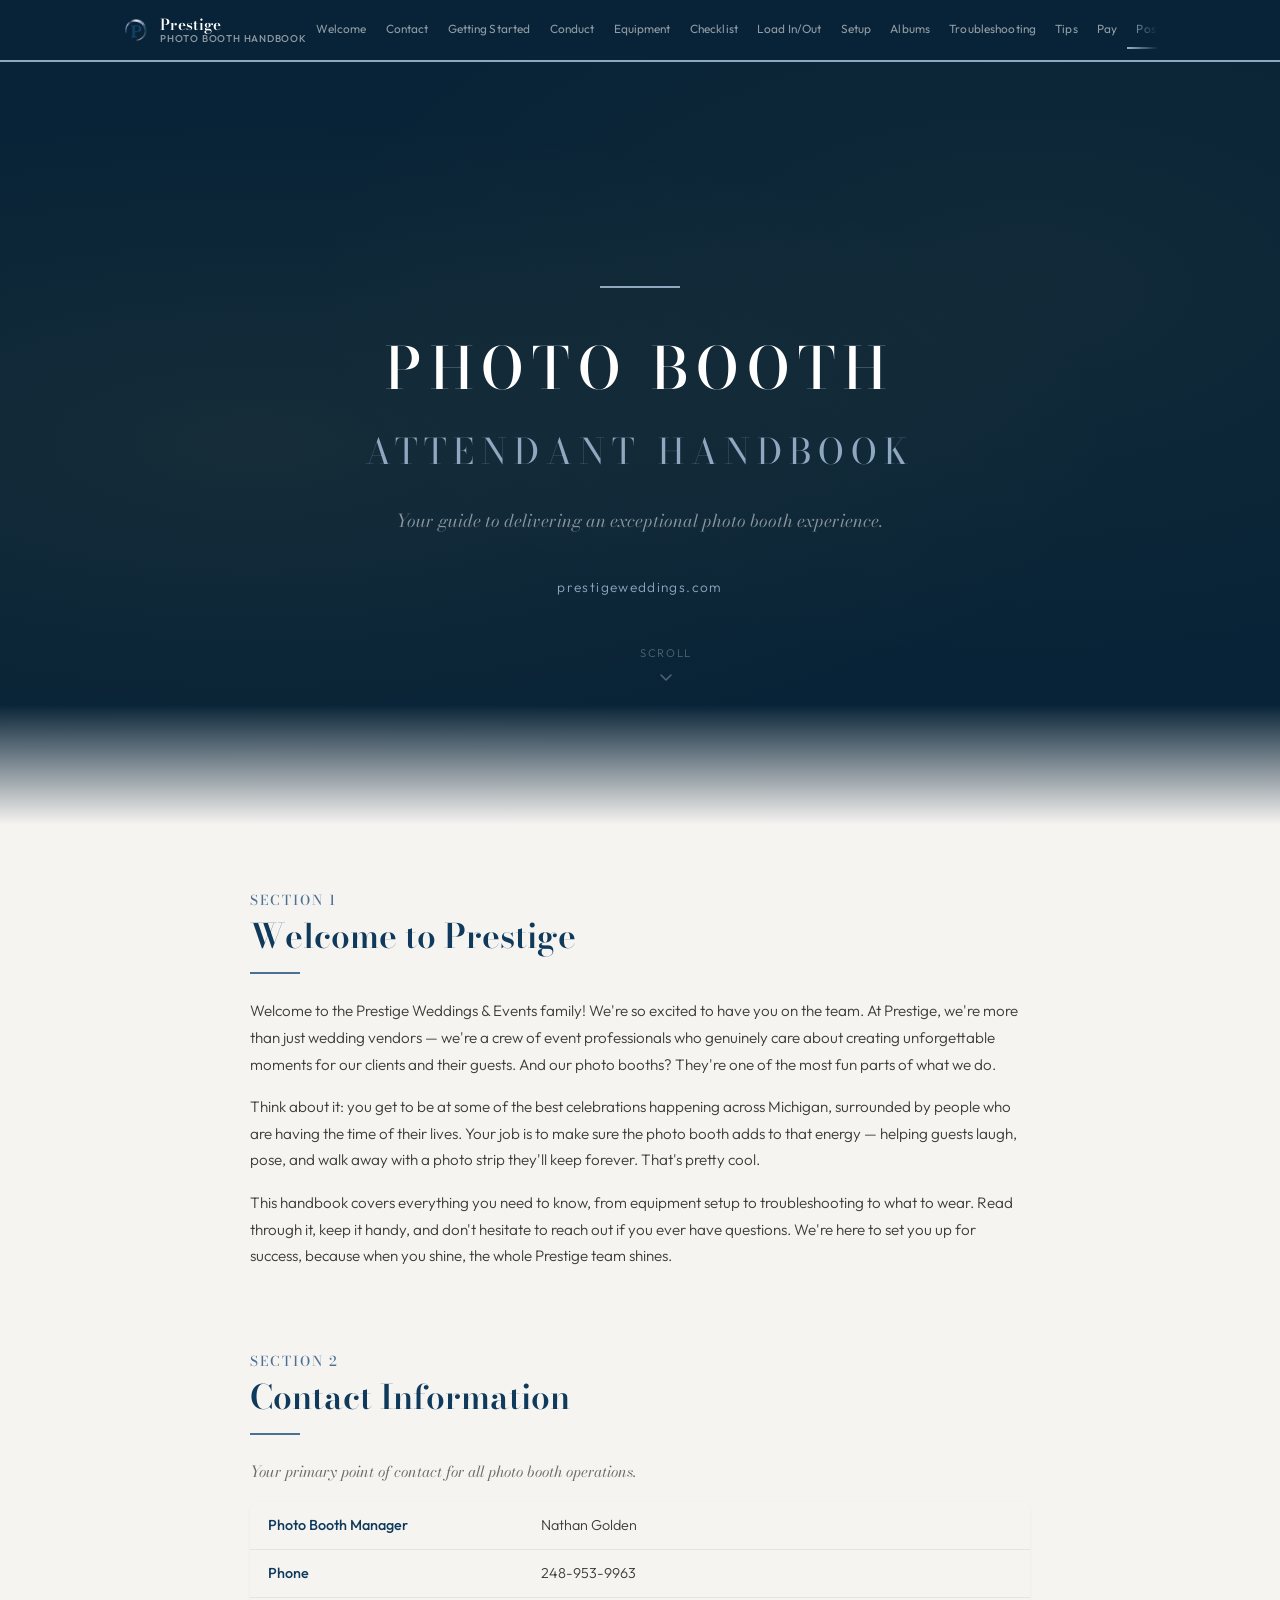
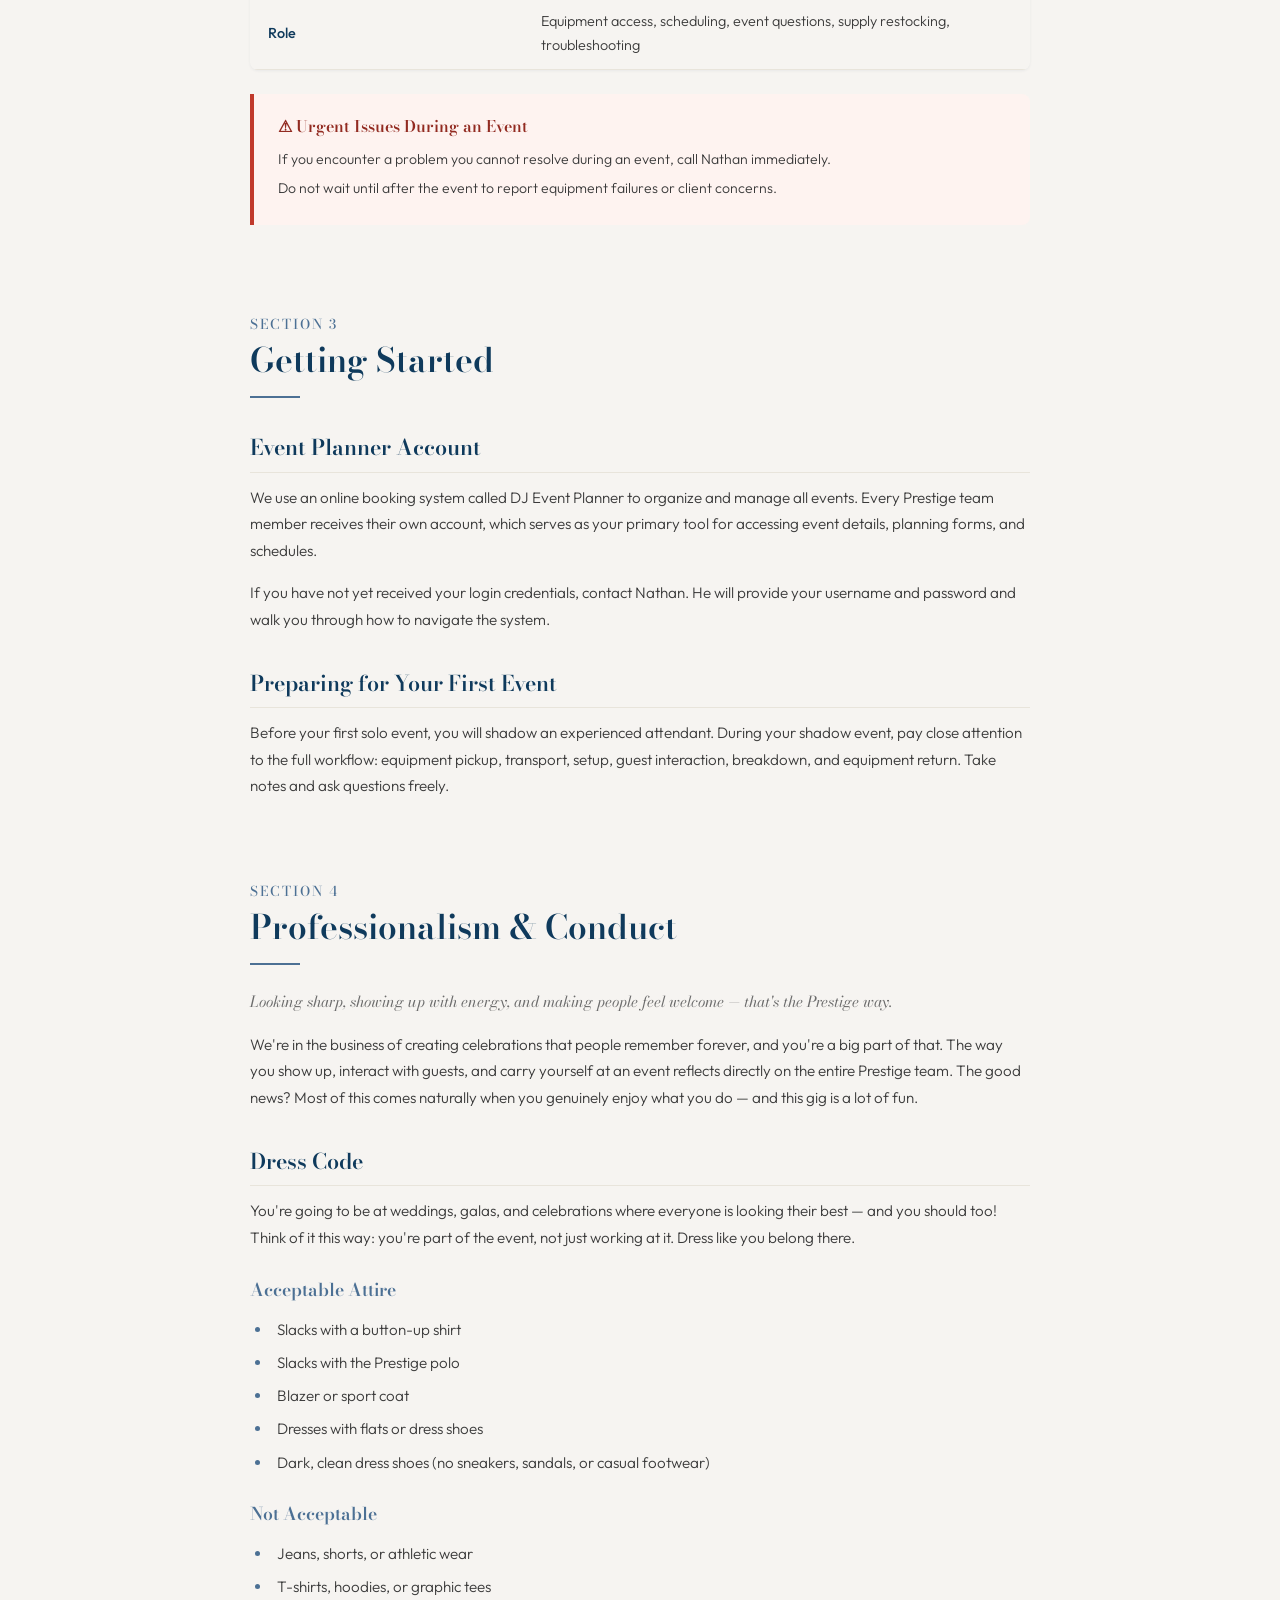
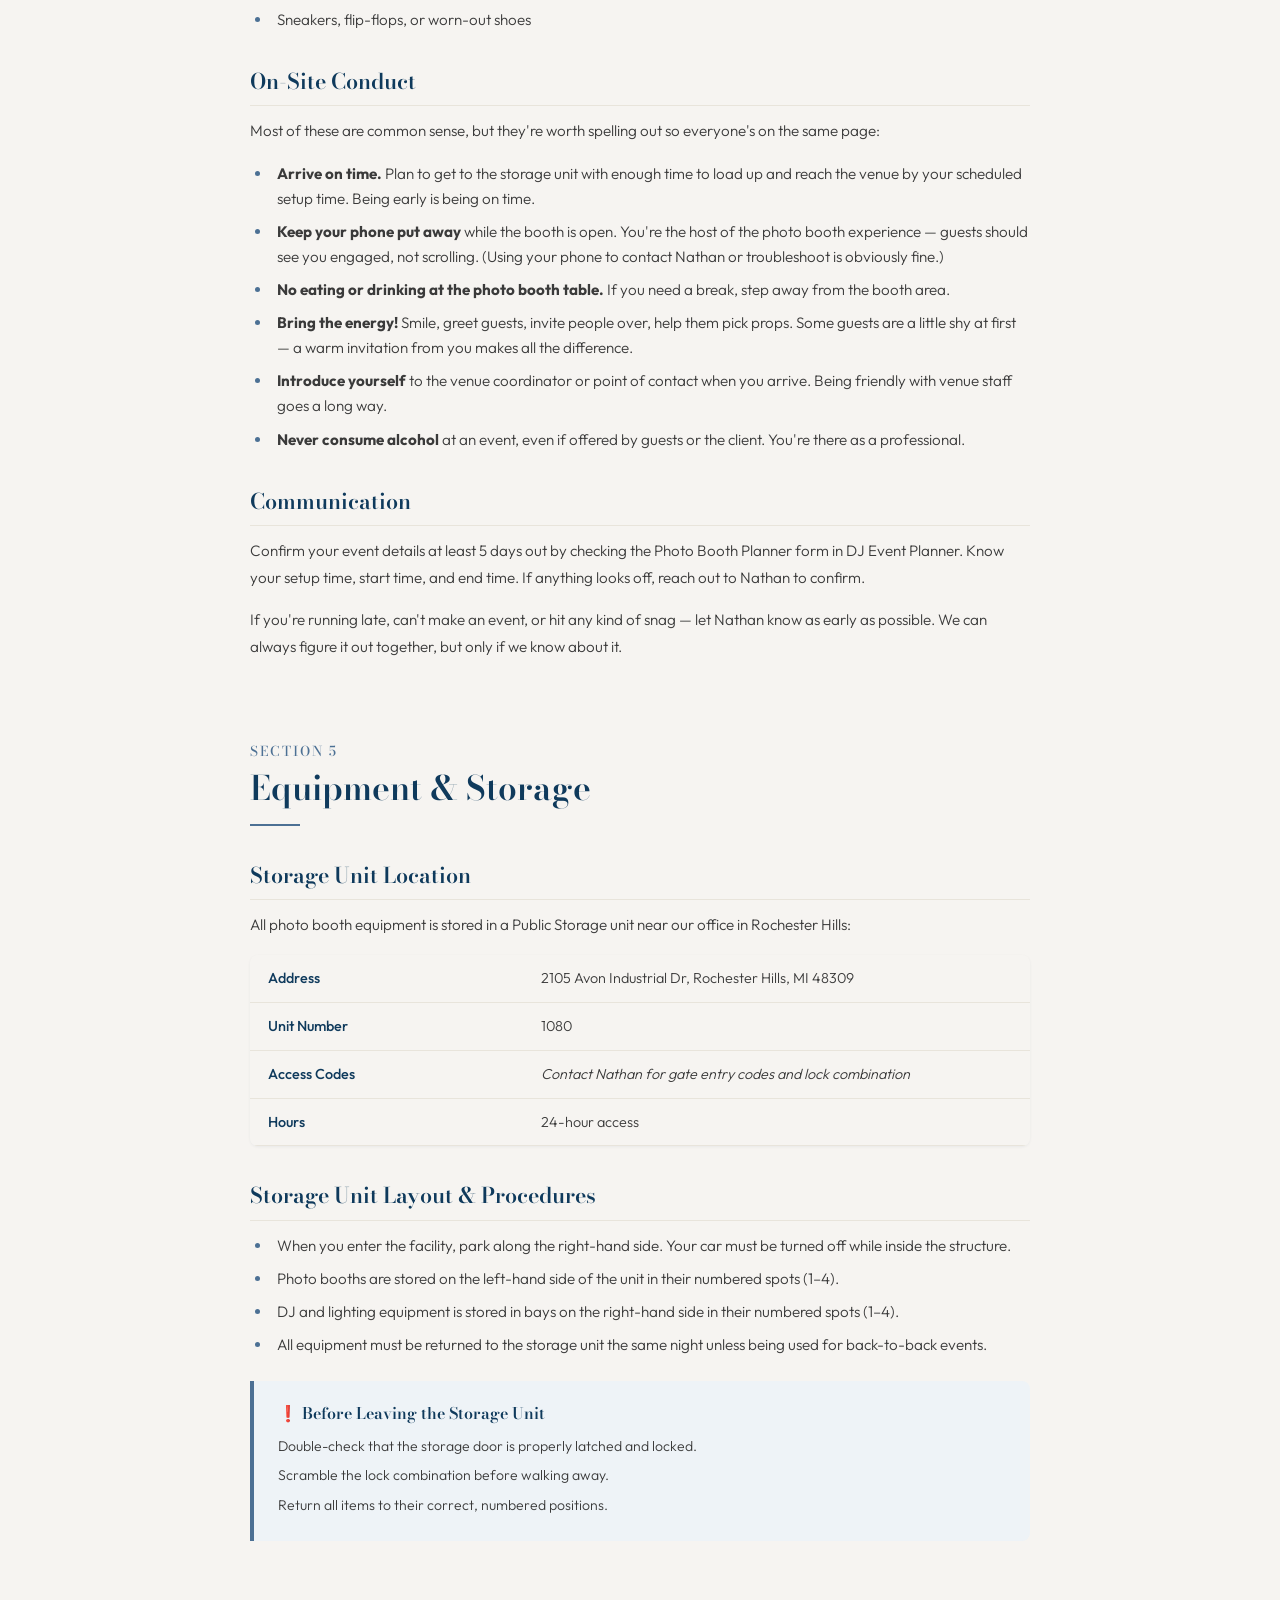
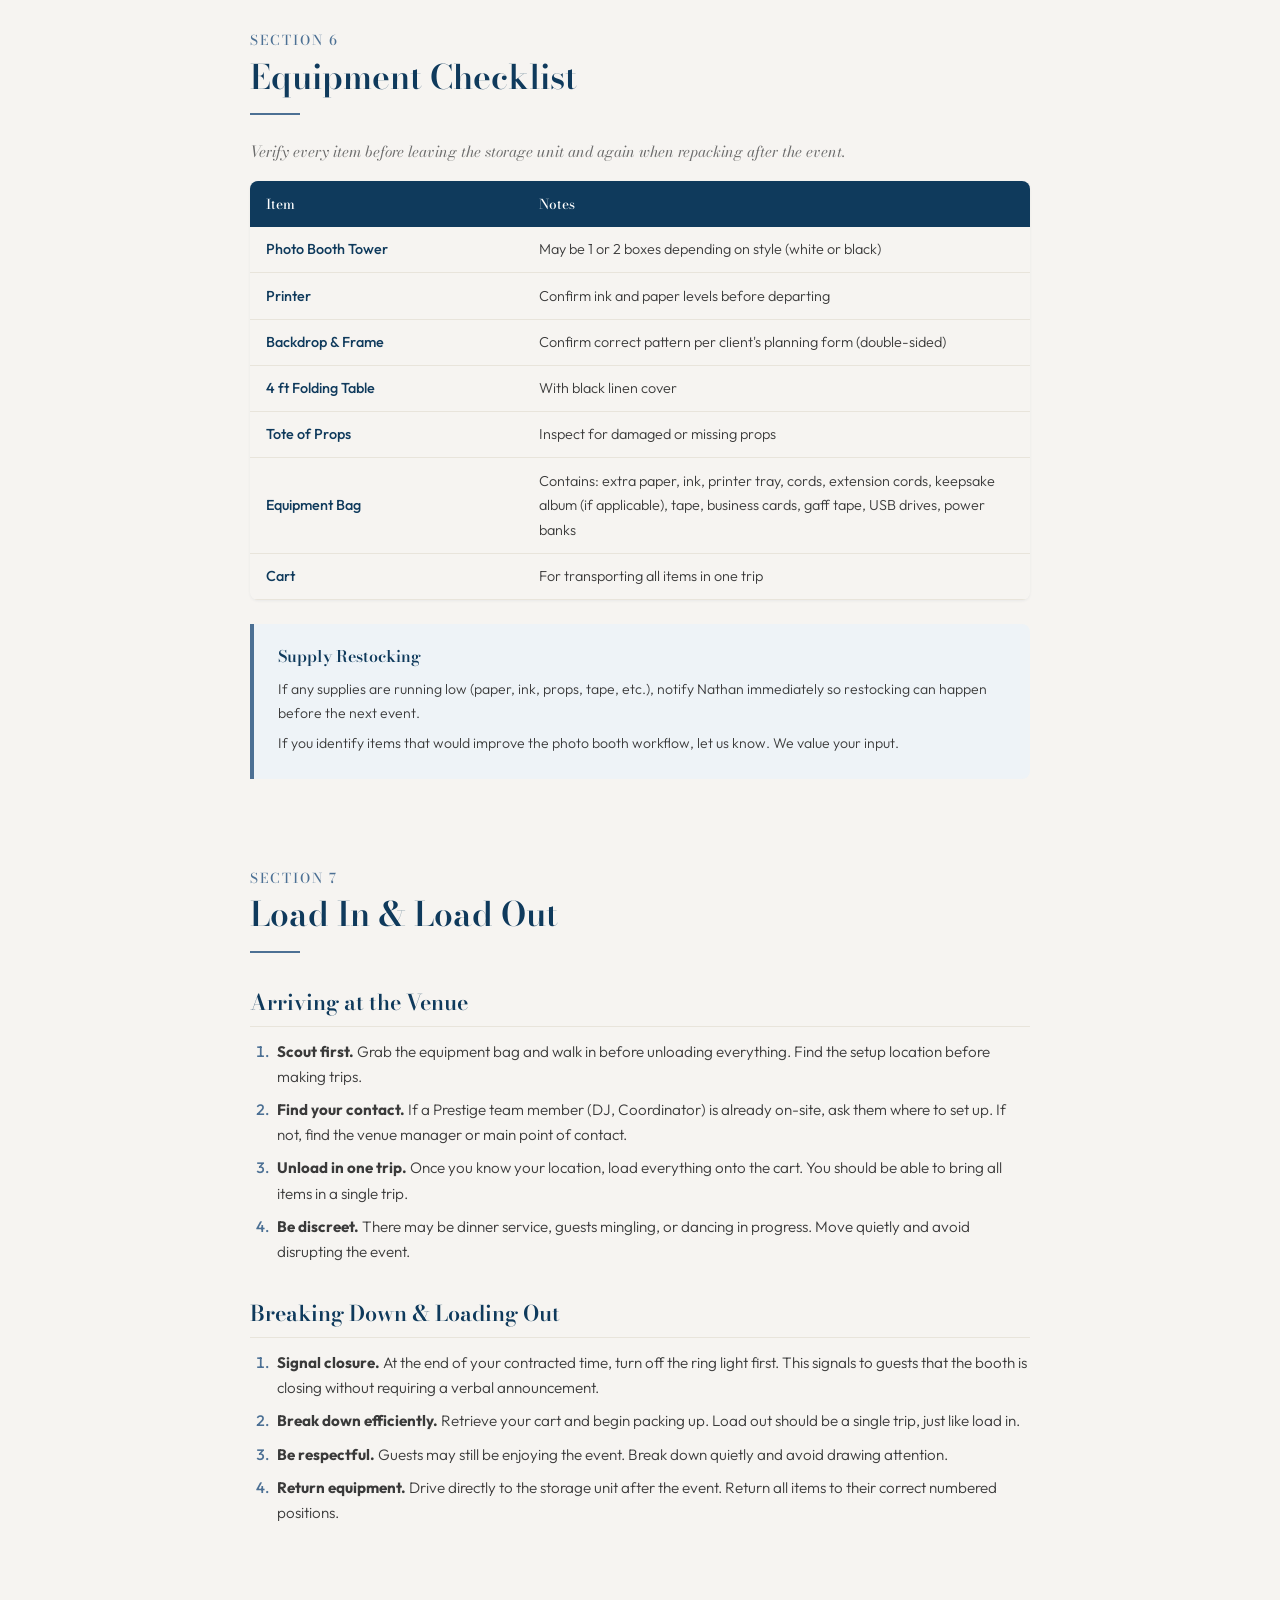
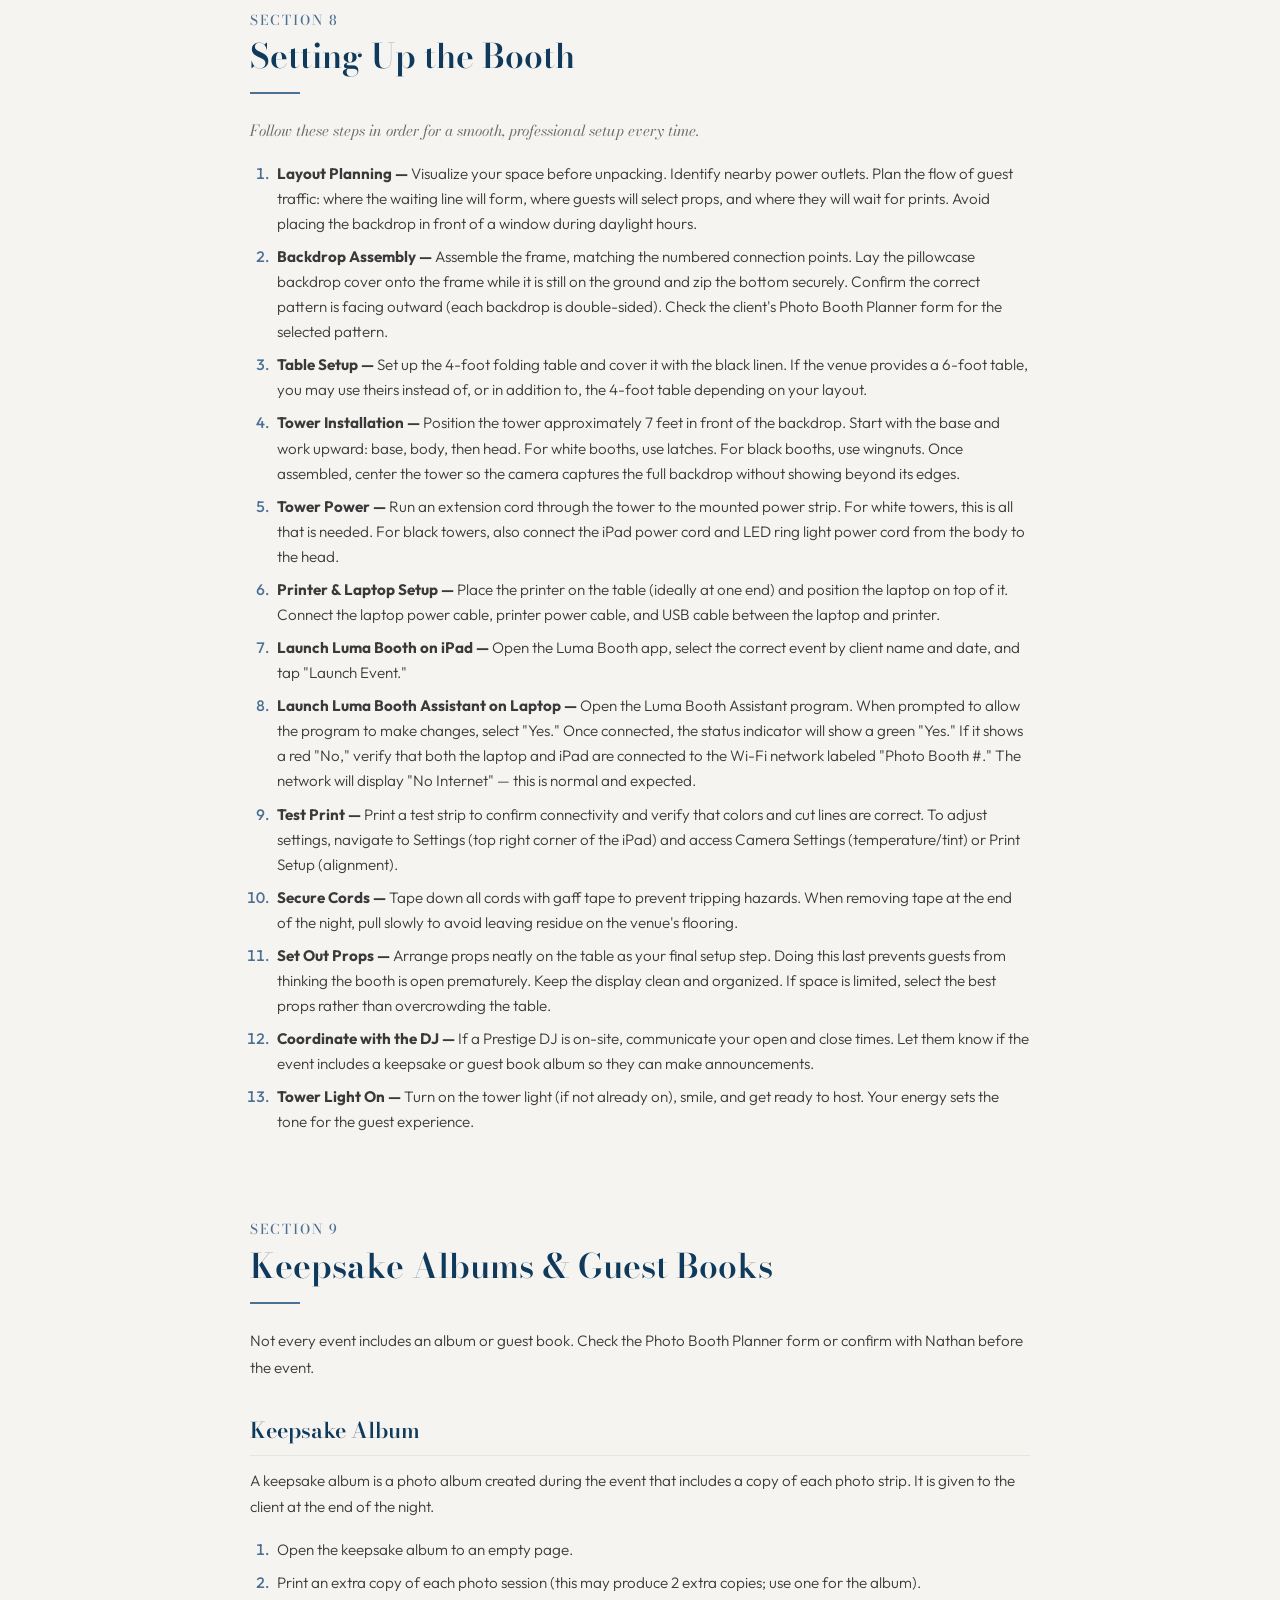
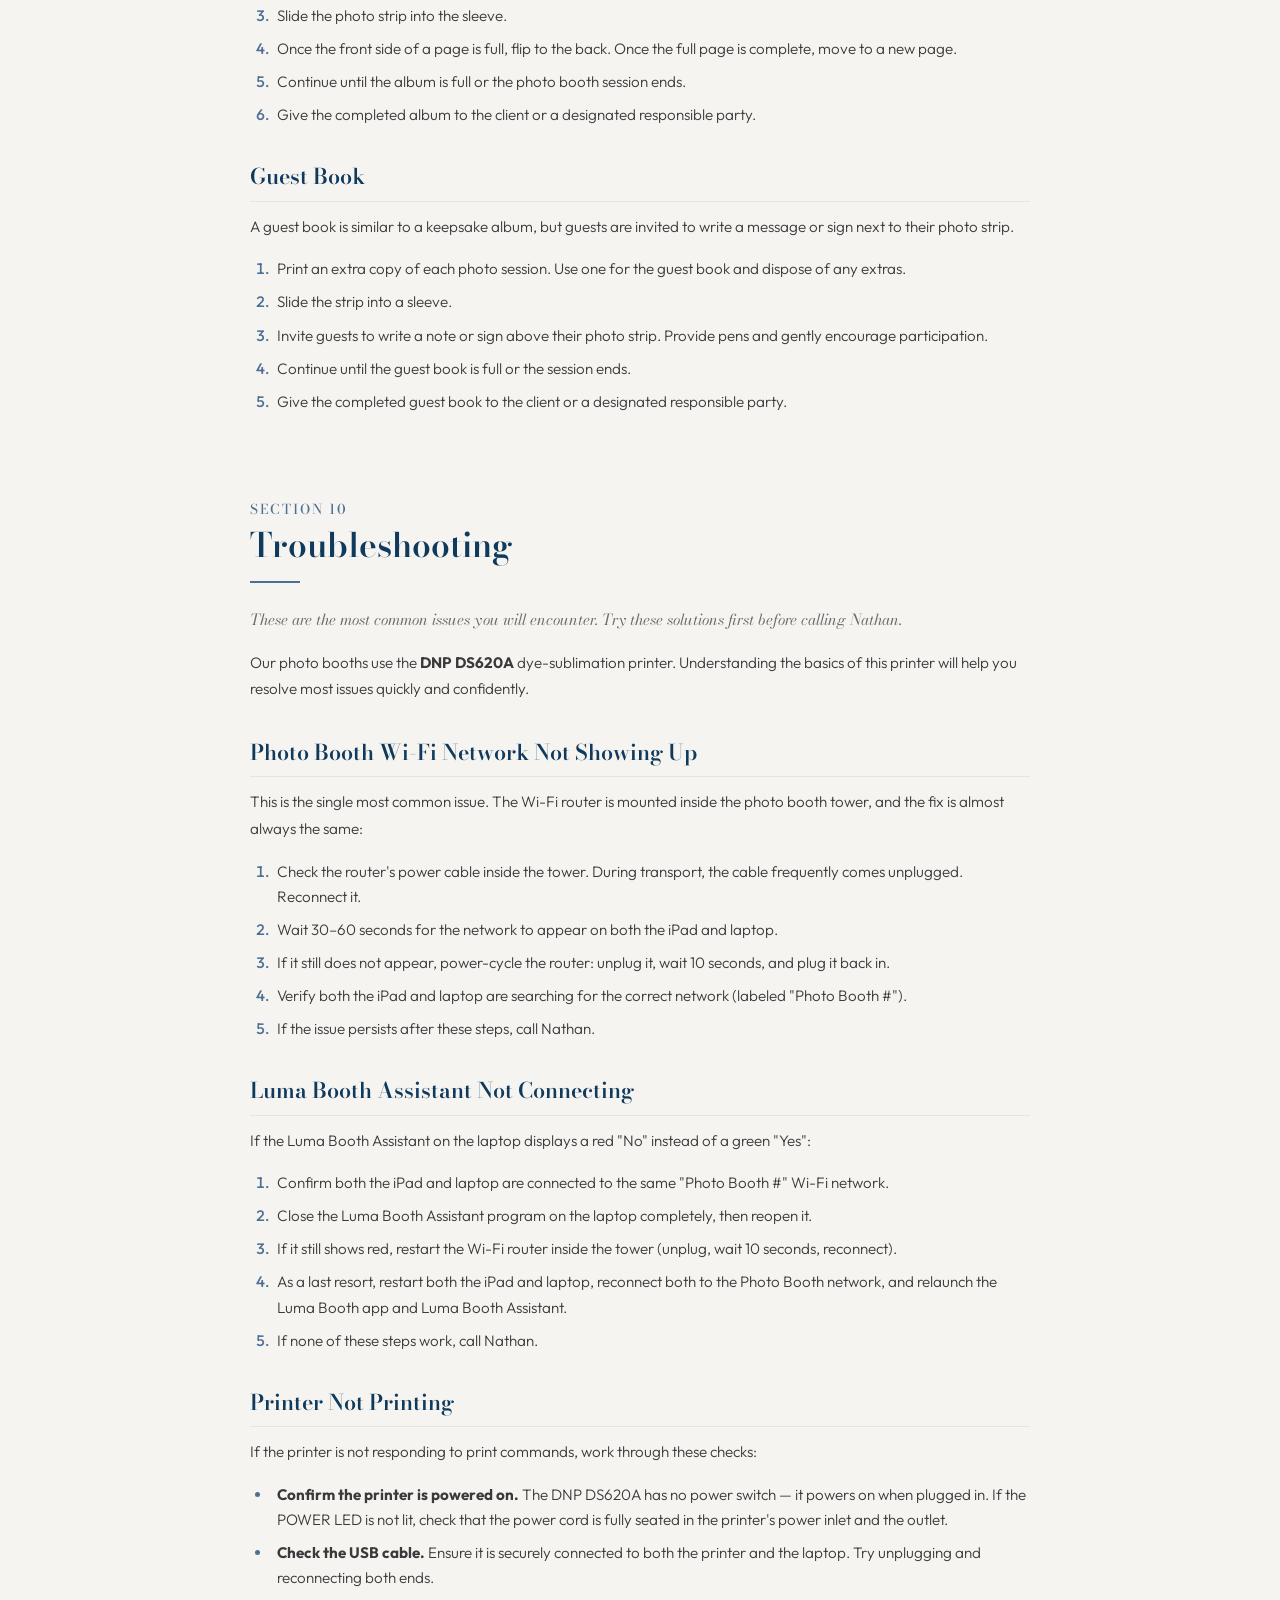
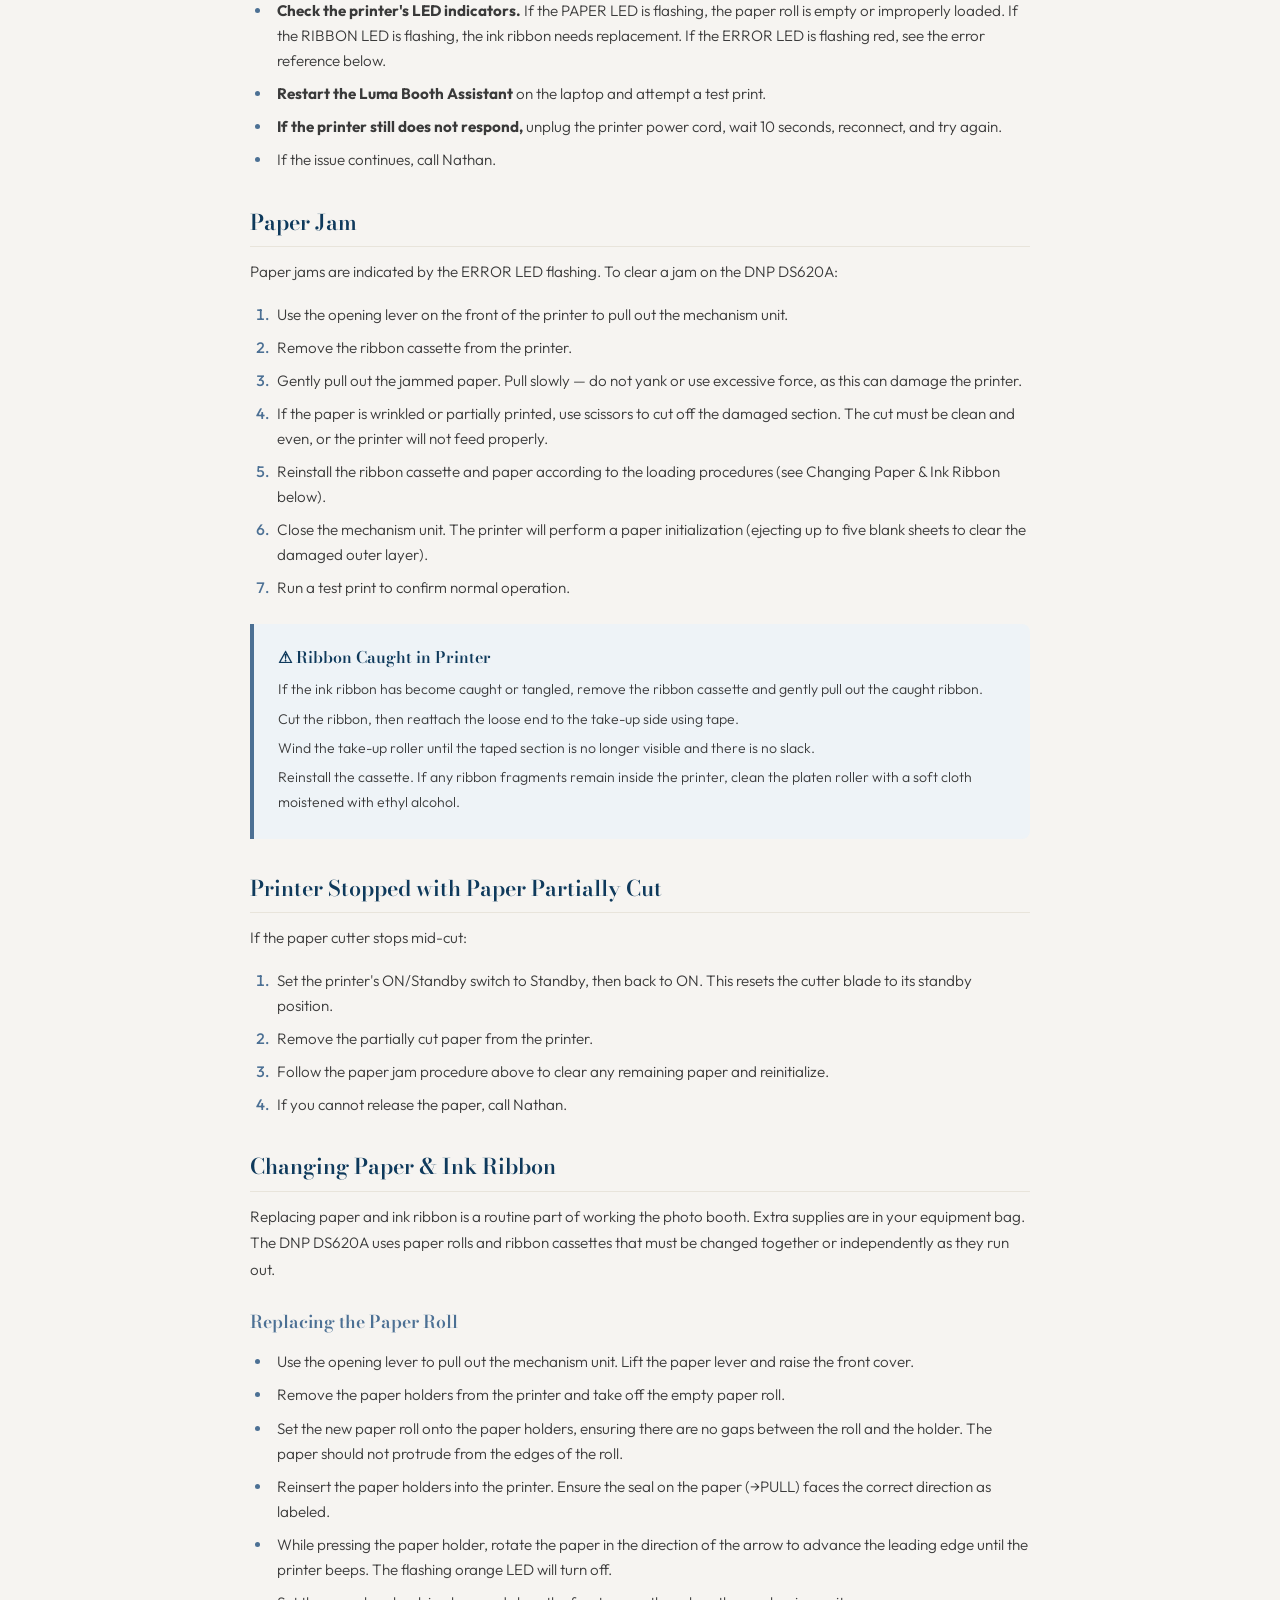
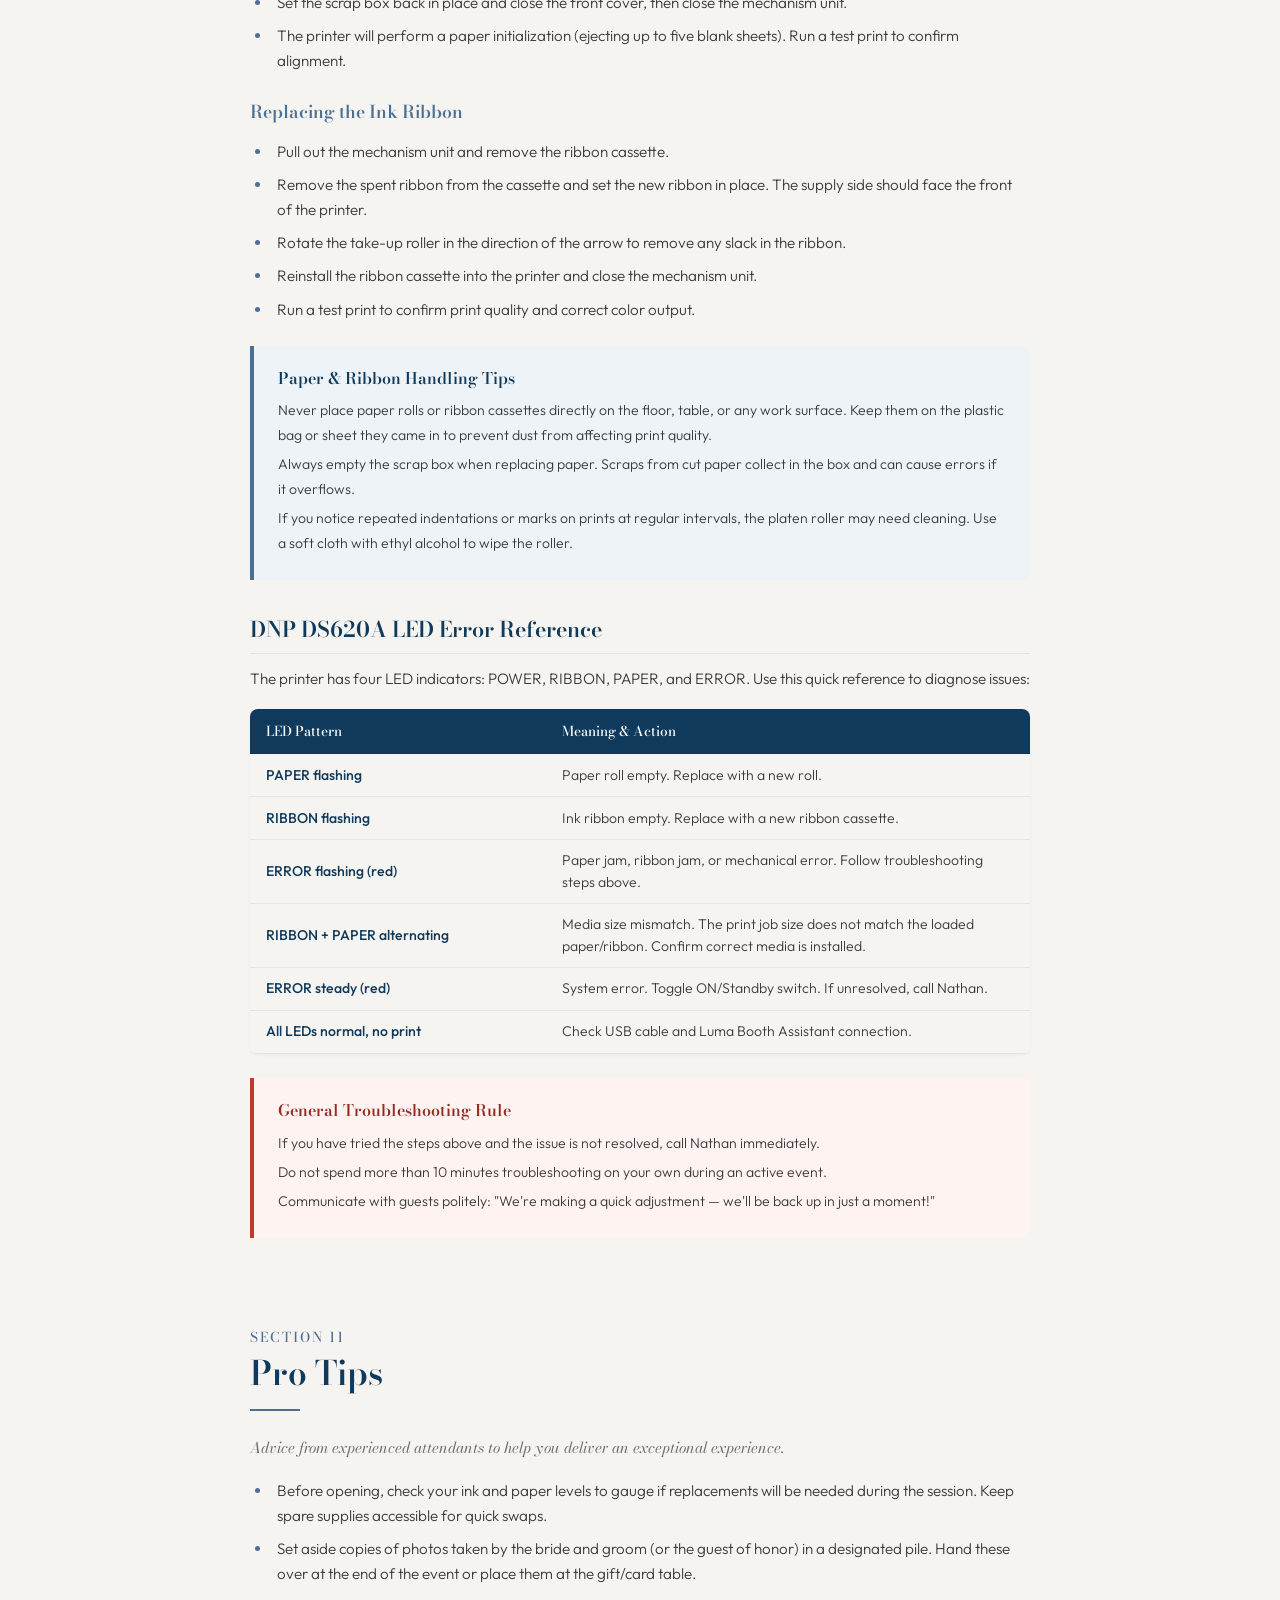
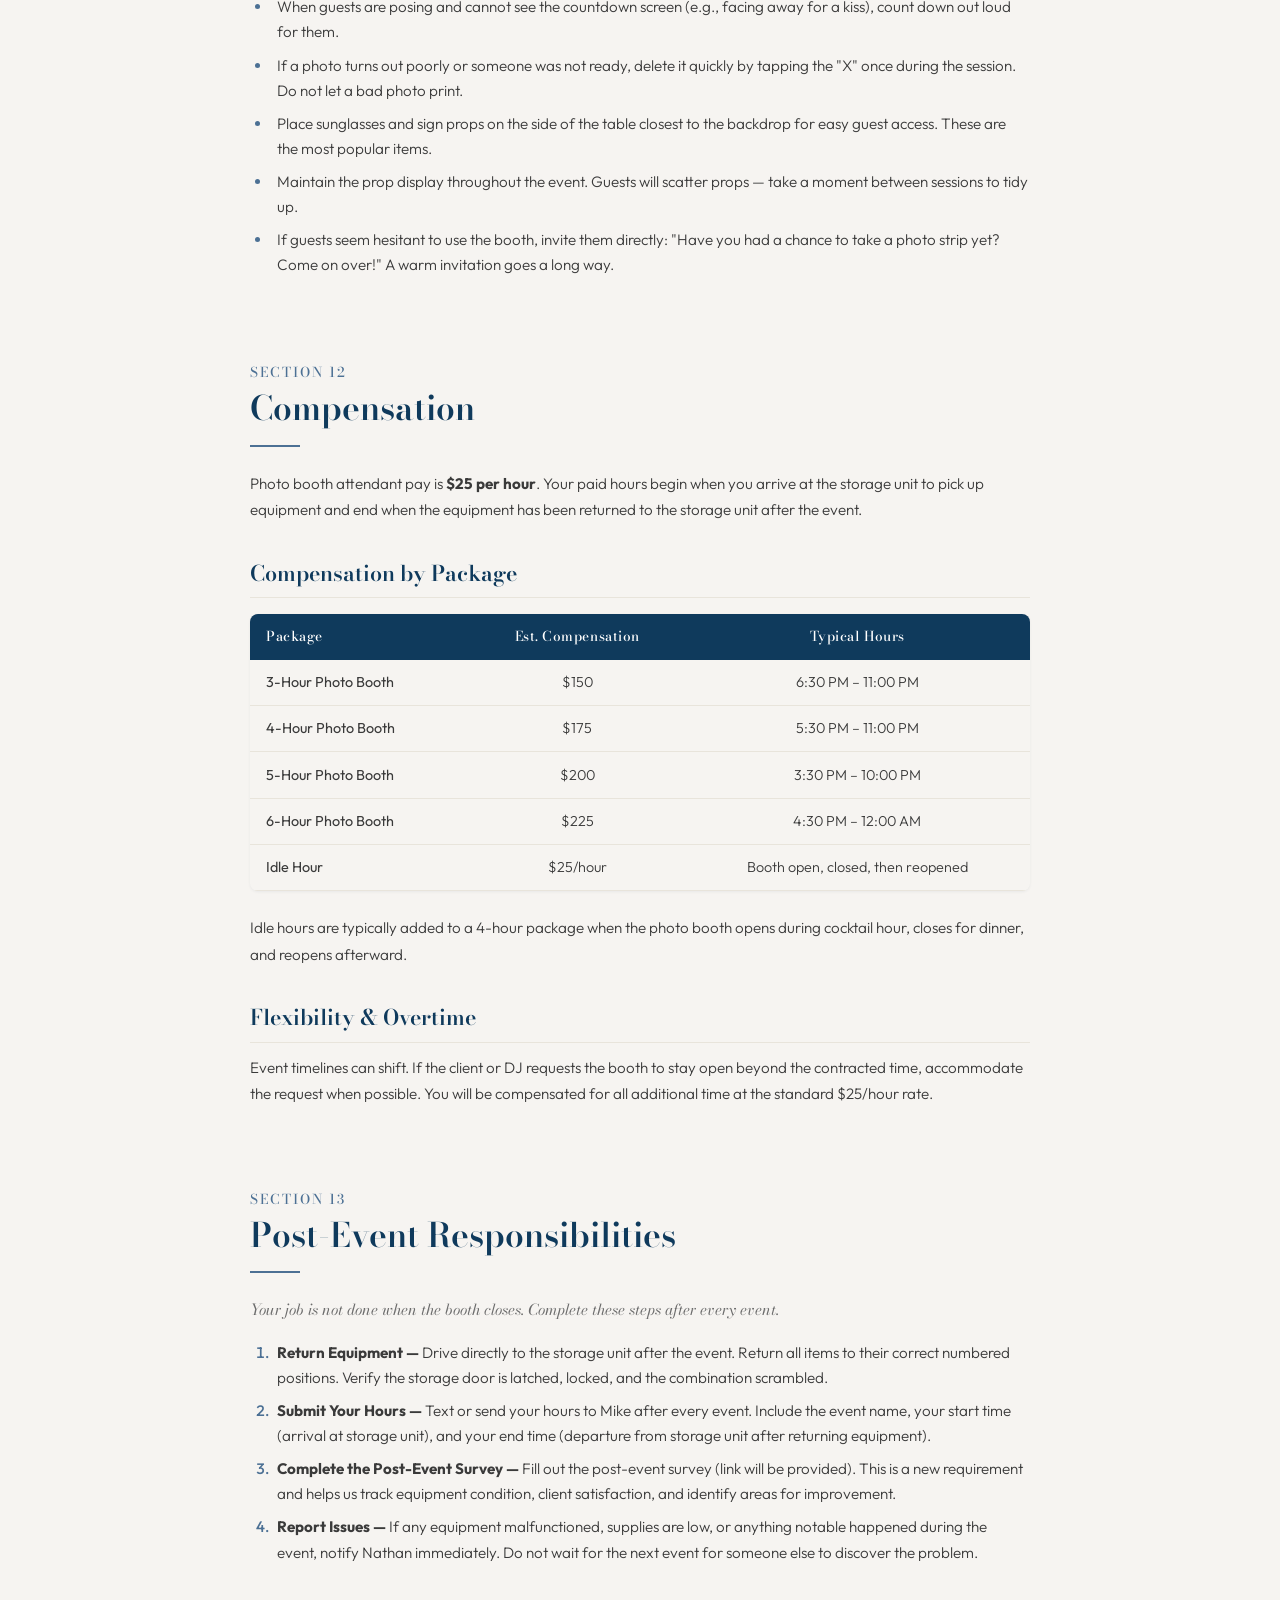
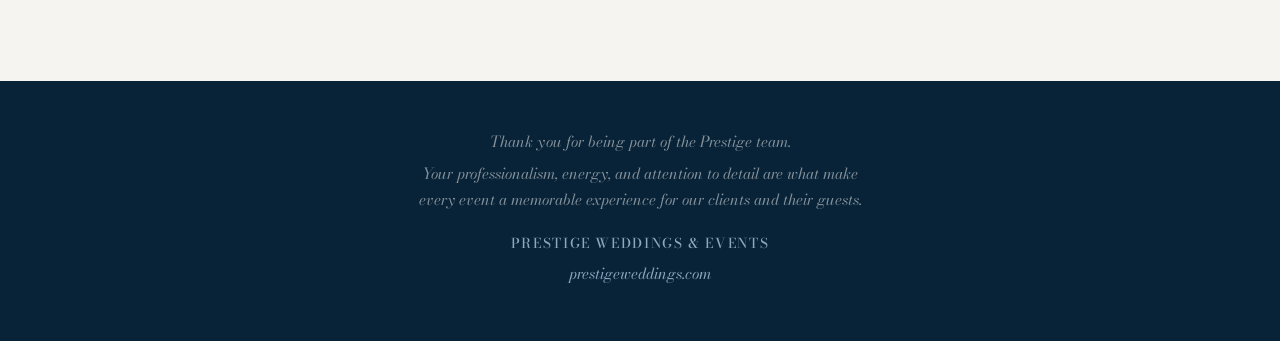
<file: index.html>
<!DOCTYPE html>
<html lang="en">
<head>
<meta charset="UTF-8">
<meta name="viewport" content="width=device-width, initial-scale=1.0">
<title>Photo Booth Attendant Handbook | Prestige Weddings & Events</title>
<link rel="preconnect" href="https://fonts.googleapis.com">
<link href="https://fonts.googleapis.com/css2?family=Bodoni+Moda:opsz,wght@6..96,500;6..96,600&family=Outfit:wght@300;400;500;600&display=swap" rel="stylesheet">
<style>
:root {
  --navy: #0F3A5C;
  --navy-deep: #082337;
  --navy-light: #14507d;
  --silver: #8FA8C0;
  --silver-light: #a9c0d4;
  --steel: #4C7094;
  --accent-bg: #eef3f7;
  --cream: #F6F4F1;
  --warm-white: #F6F4F1;
  --text-primary: #0F3A5C;
  --text-body: #3a3a3a;
  --text-muted: #6b6b6b;
  --border-light: #e8e4db;
  --shadow-sm: 0 1px 3px rgba(15,58,92,0.06);
  --shadow-md: 0 4px 16px rgba(15,58,92,0.08);
  --shadow-lg: 0 8px 32px rgba(15,58,92,0.1);
  --heading-font: 'Bodoni Moda', Georgia, serif;
  --body-font: 'Outfit', system-ui, sans-serif;
  --content-max: 780px;
  --section-gap: 4rem;
}

*, *::before, *::after { box-sizing: border-box; margin: 0; padding: 0; }

html { scroll-behavior: smooth; scroll-padding-top: 80px; }

body {
  font-family: var(--body-font);
  color: var(--text-body);
  background: var(--warm-white);
  line-height: 1.7;
  font-weight: 300;
  font-size: 16px;
  -webkit-font-smoothing: antialiased;
}

/* ═══════════════════════════════════════ */
/* STICKY NAV                             */
/* ═══════════════════════════════════════ */
.topbar {
  position: fixed; top: 0; left: 0; right: 0; z-index: 100;
  background: var(--navy-deep);
  border-bottom: 2px solid var(--silver);
  transition: box-shadow 0.3s;
}
.topbar.scrolled { box-shadow: 0 4px 20px rgba(0,0,0,0.2); }
.topbar-inner {
  max-width: 1100px; margin: 0 auto;
  display: flex; align-items: center; justify-content: space-between;
  padding: 0 2rem; height: 60px;
}
.topbar-brand {
  display: flex; align-items: center; gap: 10px;
  text-decoration: none; white-space: nowrap;
}
.topbar-mark { width: 28px; height: 28px; flex-shrink: 0; }
.topbar-brand-stack { display: flex; flex-direction: column; line-height: 1.15; }
.topbar-brand-name {
  font-family: var(--heading-font); color: white;
  font-size: 0.95rem; font-weight: 600; letter-spacing: 0.02em;
}
.topbar-brand-sub {
  font-family: var(--body-font); color: rgba(255,255,255,0.55);
  font-size: 0.62rem; font-weight: 500;
  text-transform: uppercase; letter-spacing: 0.08em;
}
.nav-toggle {
  display: none; background: none; border: none; cursor: pointer;
  width: 32px; height: 32px; position: relative;
}
.nav-toggle span {
  display: block; width: 22px; height: 2px; background: var(--silver);
  position: absolute; left: 5px; transition: 0.3s;
}
.nav-toggle span:nth-child(1) { top: 9px; }
.nav-toggle span:nth-child(2) { top: 15px; }
.nav-toggle span:nth-child(3) { top: 21px; }
.nav-toggle.open span:nth-child(1) { transform: rotate(45deg); top: 15px; }
.nav-toggle.open span:nth-child(2) { opacity: 0; }
.nav-toggle.open span:nth-child(3) { transform: rotate(-45deg); top: 15px; }

.toc-nav {
  display: flex; gap: 0; align-items: center; overflow-x: auto;
  scrollbar-width: thin;
  scrollbar-color: var(--silver) transparent;
  /* Fades the trailing edge so a scrollable-but-cut-off nav (more items than
     fit at common desktop widths) reads as "more this way", not "that's all". */
  mask-image: linear-gradient(to right, black calc(100% - 28px), transparent 100%);
  -webkit-mask-image: linear-gradient(to right, black calc(100% - 28px), transparent 100%);
}
.toc-nav::-webkit-scrollbar { height: 4px; }
.toc-nav::-webkit-scrollbar-thumb { background: var(--silver); border-radius: 2px; }
.toc-nav::-webkit-scrollbar-track { background: transparent; }
.toc-nav a {
  color: rgba(255,255,255,0.55); text-decoration: none;
  font-size: 0.74rem; font-weight: 400; letter-spacing: 0.01em;
  padding: 0.5rem 0.6rem; white-space: nowrap;
  transition: color 0.2s;
  border-bottom: 2px solid transparent;
}
.toc-nav a:hover, .toc-nav a.active {
  color: var(--silver); border-bottom-color: var(--silver);
}

@media (max-width: 900px) {
  .nav-toggle { display: block; }
  .toc-nav {
    display: none; flex-direction: column;
    position: absolute; top: 60px; left: 0; right: 0;
    background: var(--navy-deep); border-bottom: 2px solid var(--silver);
    padding: 1rem 0;
    mask-image: none; -webkit-mask-image: none;
  }
  .toc-nav.open { display: flex; }
  .toc-nav a { padding: 0.7rem 2rem; font-size: 0.85rem; border-bottom: none; }
}

/* ═══════════════════════════════════════ */
/* HERO                                   */
/* ═══════════════════════════════════════ */
.hero {
  margin-top: 60px;
  background: var(--navy-deep);
  position: relative; overflow: hidden;
  display: flex; align-items: center; justify-content: center;
  min-height: 85vh; text-align: center;
  padding: 4rem 2rem;
}
.hero::before {
  content: ''; position: absolute; inset: 0;
  background:
    radial-gradient(ellipse at 20% 50%, rgba(201,168,76,0.07) 0%, transparent 60%),
    radial-gradient(ellipse at 80% 30%, rgba(201,168,76,0.05) 0%, transparent 50%);
}
.hero::after {
  content: ''; position: absolute; bottom: 0; left: 0; right: 0; height: 120px;
  background: linear-gradient(to top, var(--warm-white), transparent);
}
.hero-content { position: relative; z-index: 1; }
.hero-rule {
  width: 80px; height: 2px; background: var(--silver);
  margin: 0 auto 2rem; opacity: 0;
  animation: fadeSlideUp 0.8s 0.3s forwards;
}
.hero h1 {
  font-family: var(--heading-font); color: white;
  font-size: clamp(2.2rem, 5vw, 3.6rem); font-weight: 500;
  letter-spacing: 0.15em; text-transform: uppercase;
  margin-bottom: 0.3rem;
  opacity: 0; animation: fadeSlideUp 0.8s 0.5s forwards;
}
.hero h2 {
  font-family: var(--heading-font); color: var(--silver);
  font-size: clamp(1.4rem, 3vw, 2.2rem); font-weight: 400;
  letter-spacing: 0.2em; text-transform: uppercase;
  margin-bottom: 1rem;
  opacity: 0; animation: fadeSlideUp 0.8s 0.7s forwards;
}
.hero-sub {
  font-family: var(--heading-font); color: rgba(255,255,255,0.5);
  font-size: 1.1rem; font-style: italic; font-weight: 400;
  margin-top: 1.5rem;
  opacity: 0; animation: fadeSlideUp 0.8s 0.9s forwards;
}
.hero-url {
  color: var(--silver); font-size: 0.85rem; letter-spacing: 0.1em;
  margin-top: 2.5rem; opacity: 0;
  animation: fadeSlideUp 0.8s 1.1s forwards;
}
.hero-url a { color: var(--silver); text-decoration: none; }
.hero-url a:hover { color: var(--silver-light); }
.hero-scroll {
  position: absolute; bottom: 140px; left: 50%; transform: translateX(-50%);
  z-index: 2; opacity: 0; animation: fadeSlideUp 0.8s 1.3s forwards;
}
.hero-scroll a {
  display: flex; flex-direction: column; align-items: center; gap: 0.4rem;
  color: rgba(255,255,255,0.3); text-decoration: none;
  font-size: 0.7rem; letter-spacing: 0.15em; text-transform: uppercase;
}
.hero-scroll svg { animation: bobDown 2s infinite ease-in-out; }

@keyframes fadeSlideUp {
  from { opacity: 0; transform: translateY(20px); }
  to { opacity: 1; transform: translateY(0); }
}
@keyframes bobDown {
  0%, 100% { transform: translateY(0); }
  50% { transform: translateY(6px); }
}

/* ═══════════════════════════════════════ */
/* MAIN CONTENT AREA                      */
/* ═══════════════════════════════════════ */
.handbook-body { padding: 2rem 2rem 6rem; }
.section {
  max-width: var(--content-max); margin: 0 auto;
  padding-top: var(--section-gap);
}
.section:first-child { padding-top: 2rem; }

/* Section Headers */
.section-number {
  font-family: var(--heading-font);
  font-size: 0.85rem; font-weight: 500;
  color: var(--steel); letter-spacing: 0.15em;
  text-transform: uppercase; margin-bottom: 0.25rem;
}
.section h2 {
  font-family: var(--heading-font);
  color: var(--text-primary);
  font-size: clamp(1.6rem, 3vw, 2.1rem);
  font-weight: 600; line-height: 1.2;
  margin-bottom: 0.5rem;
}
.section-divider {
  width: 50px; height: 2px; background: var(--steel);
  margin: 1rem 0 1.5rem;
}
.section-intro {
  font-family: var(--heading-font);
  font-style: italic; color: var(--text-muted);
  font-size: 1.05rem; margin-bottom: 1.5rem;
  line-height: 1.6;
}

/* Subheadings */
.section h3 {
  font-family: var(--heading-font);
  color: var(--text-primary);
  font-size: 1.35rem; font-weight: 600;
  margin: 2rem 0 0.75rem;
  padding-bottom: 0.3rem;
  border-bottom: 1px solid var(--border-light);
}
.section h4 {
  font-family: var(--heading-font);
  color: var(--steel); font-size: 1.1rem;
  font-weight: 600; margin: 1.5rem 0 0.5rem;
}

/* Paragraphs */
.section p {
  margin-bottom: 1rem; font-size: 0.95rem;
  line-height: 1.75;
}

/* Lists */
.section ul, .section ol {
  margin: 0.75rem 0 1.25rem 1.4rem;
}
.section li {
  margin-bottom: 0.5rem; font-size: 0.95rem;
  line-height: 1.65; padding-left: 0.3rem;
}
.section ul li::marker { color: var(--steel); }
.section ol li::marker { color: var(--steel); font-weight: 500; }

/* ═══════════════════════════════════════ */
/* CONTACT TABLE / INFO TABLES            */
/* ═══════════════════════════════════════ */
.info-table {
  width: 100%; border-collapse: collapse;
  margin: 1rem 0 1.5rem;
  border-radius: 8px; overflow: hidden;
  box-shadow: var(--shadow-sm);
}
.info-table th {
  background: var(--navy); color: white;
  font-family: var(--heading-font);
  font-size: 0.9rem; font-weight: 500;
  letter-spacing: 0.05em;
  text-align: left; padding: 0.75rem 1.1rem;
}
.info-table td {
  padding: 0.7rem 1.1rem; font-size: 0.9rem;
  border-bottom: 1px solid var(--border-light);
}
.info-table tr:nth-child(even) td { background: var(--cream); }
.info-table .label {
  font-weight: 500; color: var(--text-primary);
  width: 35%; white-space: nowrap;
}

/* Compensation Table */
.comp-table {
  width: 100%; border-collapse: collapse;
  margin: 1rem 0 1.5rem; border-radius: 8px;
  overflow: hidden; box-shadow: var(--shadow-sm);
}
.comp-table th {
  background: var(--navy); color: white;
  font-family: var(--heading-font);
  font-size: 0.85rem; font-weight: 500;
  letter-spacing: 0.04em;
  padding: 0.7rem 1rem; text-align: center;
}
.comp-table th:first-child { text-align: left; }
.comp-table td {
  padding: 0.65rem 1rem; font-size: 0.9rem;
  border-bottom: 1px solid var(--border-light);
  text-align: center;
}
.comp-table td:first-child { text-align: left; font-weight: 400; }
.comp-table tr:nth-child(even) td { background: var(--cream); }

/* LED Error Table */
.led-table {
  width: 100%; border-collapse: collapse;
  margin: 1rem 0 1.5rem; border-radius: 8px;
  overflow: hidden; box-shadow: var(--shadow-sm);
}
.led-table th {
  background: var(--navy); color: white;
  font-family: var(--heading-font);
  font-size: 0.85rem; font-weight: 500;
  padding: 0.7rem 1rem; text-align: left;
}
.led-table td {
  padding: 0.65rem 1rem; font-size: 0.88rem;
  border-bottom: 1px solid var(--border-light);
  line-height: 1.5;
}
.led-table td:first-child {
  font-weight: 500; color: var(--text-primary);
  white-space: nowrap; width: 38%;
}
.led-table tr:nth-child(even) td { background: var(--cream); }

/* Equipment Checklist Table */
.equip-table {
  width: 100%; border-collapse: collapse;
  margin: 1rem 0 1.5rem; border-radius: 8px;
  overflow: hidden; box-shadow: var(--shadow-sm);
}
.equip-table th {
  background: var(--navy); color: white;
  font-family: var(--heading-font);
  font-size: 0.85rem; font-weight: 500;
  padding: 0.7rem 1rem; text-align: left;
}
.equip-table td {
  padding: 0.65rem 1rem; font-size: 0.9rem;
  border-bottom: 1px solid var(--border-light);
}
.equip-table td:first-child { font-weight: 500; color: var(--text-primary); width: 35%; }
.equip-table tr:nth-child(even) td { background: var(--cream); }

/* ═══════════════════════════════════════ */
/* CALLOUT BOX                            */
/* ═══════════════════════════════════════ */
.callout {
  background: var(--accent-bg);
  border-left: 4px solid var(--steel);
  border-radius: 0 8px 8px 0;
  padding: 1.2rem 1.5rem;
  margin: 1.5rem 0;
}
.callout-title {
  font-family: var(--heading-font);
  font-weight: 600; color: var(--navy);
  font-size: 1rem; margin-bottom: 0.4rem;
}
.callout p, .callout li {
  font-size: 0.88rem; color: var(--text-body);
  margin-bottom: 0.3rem;
}

/* Alert (red-toned) */
.callout-alert {
  background: #fef3f0;
  border-left-color: #c0392b;
}
.callout-alert .callout-title { color: #922b21; }

/* ═══════════════════════════════════════ */
/* FOOTER                                 */
/* ═══════════════════════════════════════ */
.site-footer {
  background: var(--navy-deep); padding: 3rem 2rem;
  text-align: center;
}
.site-footer p {
  font-family: var(--heading-font);
  color: rgba(255,255,255,0.5); font-size: 0.95rem;
  font-style: italic; margin-bottom: 0.4rem;
}
.site-footer .brand {
  color: var(--silver); font-style: normal;
  letter-spacing: 0.12em; font-weight: 500;
  font-size: 0.85rem;
}
.site-footer a { color: var(--silver); text-decoration: none; }
.site-footer a:hover { color: var(--silver-light); }

/* ═══════════════════════════════════════ */
/* SCROLL ANIMATIONS                      */
/* ═══════════════════════════════════════ */
.reveal {
  opacity: 0; transform: translateY(24px);
  transition: opacity 0.6s ease, transform 0.6s ease;
}
.reveal.visible {
  opacity: 1; transform: translateY(0);
}

/* ═══════════════════════════════════════ */
/* RESPONSIVE                             */
/* ═══════════════════════════════════════ */
@media (max-width: 600px) {
  :root { --section-gap: 3rem; }
  .hero { min-height: 75vh; padding: 3rem 1.5rem; }
  .handbook-body { padding: 1.5rem 1.25rem 4rem; }
  .info-table td, .info-table th,
  .comp-table td, .comp-table th,
  .led-table td, .led-table th,
  .equip-table td, .equip-table th { padding: 0.5rem 0.7rem; font-size: 0.82rem; }
  .info-table .label, .led-table td:first-child,
  .equip-table td:first-child { white-space: normal; }
  .callout { padding: 1rem 1.1rem; }
}
</style>
</head>
<body>

<!-- ═══ STICKY NAV ═══ -->
<header class="topbar" id="topbar">
  <div class="topbar-inner">
    <a href="#top" class="topbar-brand">
      <img src="brand/mark.png" alt="" class="topbar-mark">
      <span class="topbar-brand-stack">
        <span class="topbar-brand-name">Prestige</span>
        <span class="topbar-brand-sub">Photo Booth Handbook</span>
      </span>
    </a>
    <button class="nav-toggle" id="navToggle" aria-label="Toggle navigation">
      <span></span><span></span><span></span>
    </button>
    <nav class="toc-nav" id="tocNav">
      <a href="#welcome">Welcome</a>
      <a href="#contact">Contact</a>
      <a href="#started">Getting Started</a>
      <a href="#conduct">Conduct</a>
      <a href="#equipment">Equipment</a>
      <a href="#checklist">Checklist</a>
      <a href="#loadin">Load In/Out</a>
      <a href="#setup">Setup</a>
      <a href="#albums">Albums</a>
      <a href="#troubleshooting">Troubleshooting</a>
      <a href="#tips">Tips</a>
      <a href="#compensation">Pay</a>
      <a href="#post-event">Post-Event</a>
    </nav>
  </div>
</header>

<!-- ═══ HERO ═══ -->
<section class="hero" id="top">
  <div class="hero-content">
    <div class="hero-rule"></div>
    <h1>Photo Booth</h1>
    <h2>Attendant Handbook</h2>
    <p class="hero-sub">Your guide to delivering an exceptional photo booth experience.</p>
    <p class="hero-url"><a href="https://www.prestigeweddings.com" target="_blank">prestigeweddings.com</a></p>
  </div>
  <div class="hero-scroll">
    <a href="#welcome">
      <span>Scroll</span>
      <svg width="16" height="16" viewBox="0 0 16 16" fill="none"><path d="M3 6l5 5 5-5" stroke="currentColor" stroke-width="1.5" stroke-linecap="round"/></svg>
    </a>
  </div>
</section>

<!-- ═══ HANDBOOK BODY ═══ -->
<main class="handbook-body">

  <!-- 1. WELCOME -->
  <div class="section reveal" id="welcome">
    <div class="section-number">Section 1</div>
    <h2>Welcome to Prestige</h2>
    <div class="section-divider"></div>
    <p>Welcome to the Prestige Weddings & Events family! We're so excited to have you on the team. At Prestige, we're more than just wedding vendors — we're a crew of event professionals who genuinely care about creating unforgettable moments for our clients and their guests. And our photo booths? They're one of the most fun parts of what we do.</p>
    <p>Think about it: you get to be at some of the best celebrations happening across Michigan, surrounded by people who are having the time of their lives. Your job is to make sure the photo booth adds to that energy — helping guests laugh, pose, and walk away with a photo strip they'll keep forever. That's pretty cool.</p>
    <p>This handbook covers everything you need to know, from equipment setup to troubleshooting to what to wear. Read through it, keep it handy, and don't hesitate to reach out if you ever have questions. We're here to set you up for success, because when you shine, the whole Prestige team shines.</p>
  </div>

  <!-- 2. CONTACT -->
  <div class="section reveal" id="contact">
    <div class="section-number">Section 2</div>
    <h2>Contact Information</h2>
    <div class="section-divider"></div>
    <p class="section-intro">Your primary point of contact for all photo booth operations.</p>
    <table class="info-table">
      <tr><td class="label">Photo Booth Manager</td><td>Nathan Golden</td></tr>
      <tr><td class="label">Phone</td><td>248-953-9963</td></tr>
      <tr><td class="label">Role</td><td>Equipment access, scheduling, event questions, supply restocking, troubleshooting</td></tr>
    </table>
    <div class="callout callout-alert">
      <div class="callout-title">⚠ Urgent Issues During an Event</div>
      <p>If you encounter a problem you cannot resolve during an event, call Nathan immediately.</p>
      <p>Do not wait until after the event to report equipment failures or client concerns.</p>
    </div>
  </div>

  <!-- 3. GETTING STARTED -->
  <div class="section reveal" id="started">
    <div class="section-number">Section 3</div>
    <h2>Getting Started</h2>
    <div class="section-divider"></div>
    <h3>Event Planner Account</h3>
    <p>We use an online booking system called DJ Event Planner to organize and manage all events. Every Prestige team member receives their own account, which serves as your primary tool for accessing event details, planning forms, and schedules.</p>
    <p>If you have not yet received your login credentials, contact Nathan. He will provide your username and password and walk you through how to navigate the system.</p>
    <h3>Preparing for Your First Event</h3>
    <p>Before your first solo event, you will shadow an experienced attendant. During your shadow event, pay close attention to the full workflow: equipment pickup, transport, setup, guest interaction, breakdown, and equipment return. Take notes and ask questions freely.</p>
  </div>

  <!-- 4. PROFESSIONALISM & CONDUCT -->
  <div class="section reveal" id="conduct">
    <div class="section-number">Section 4</div>
    <h2>Professionalism & Conduct</h2>
    <div class="section-divider"></div>
    <p class="section-intro">Looking sharp, showing up with energy, and making people feel welcome — that's the Prestige way.</p>
    <p>We're in the business of creating celebrations that people remember forever, and you're a big part of that. The way you show up, interact with guests, and carry yourself at an event reflects directly on the entire Prestige team. The good news? Most of this comes naturally when you genuinely enjoy what you do — and this gig is a lot of fun.</p>

    <h3>Dress Code</h3>
    <p>You're going to be at weddings, galas, and celebrations where everyone is looking their best — and you should too! Think of it this way: you're part of the event, not just working at it. Dress like you belong there.</p>
    <h4>Acceptable Attire</h4>
    <ul>
      <li>Slacks with a button-up shirt</li>
      <li>Slacks with the Prestige polo</li>
      <li>Blazer or sport coat</li>
      <li>Dresses with flats or dress shoes</li>
      <li>Dark, clean dress shoes (no sneakers, sandals, or casual footwear)</li>
    </ul>
    <h4>Not Acceptable</h4>
    <ul>
      <li>Jeans, shorts, or athletic wear</li>
      <li>T-shirts, hoodies, or graphic tees</li>
      <li>Sneakers, flip-flops, or worn-out shoes</li>
    </ul>

    <h3>On-Site Conduct</h3>
    <p>Most of these are common sense, but they're worth spelling out so everyone's on the same page:</p>
    <ul>
      <li><strong>Arrive on time.</strong> Plan to get to the storage unit with enough time to load up and reach the venue by your scheduled setup time. Being early is being on time.</li>
      <li><strong>Keep your phone put away</strong> while the booth is open. You're the host of the photo booth experience — guests should see you engaged, not scrolling. (Using your phone to contact Nathan or troubleshoot is obviously fine.)</li>
      <li><strong>No eating or drinking at the photo booth table.</strong> If you need a break, step away from the booth area.</li>
      <li><strong>Bring the energy!</strong> Smile, greet guests, invite people over, help them pick props. Some guests are a little shy at first — a warm invitation from you makes all the difference.</li>
      <li><strong>Introduce yourself</strong> to the venue coordinator or point of contact when you arrive. Being friendly with venue staff goes a long way.</li>
      <li><strong>Never consume alcohol</strong> at an event, even if offered by guests or the client. You're there as a professional.</li>
    </ul>

    <h3>Communication</h3>
    <p>Confirm your event details at least 5 days out by checking the Photo Booth Planner form in DJ Event Planner. Know your setup time, start time, and end time. If anything looks off, reach out to Nathan to confirm.</p>
    <p>If you're running late, can't make an event, or hit any kind of snag — let Nathan know as early as possible. We can always figure it out together, but only if we know about it.</p>
  </div>

  <!-- 5. EQUIPMENT & STORAGE -->
  <div class="section reveal" id="equipment">
    <div class="section-number">Section 5</div>
    <h2>Equipment & Storage</h2>
    <div class="section-divider"></div>
    <h3>Storage Unit Location</h3>
    <p>All photo booth equipment is stored in a Public Storage unit near our office in Rochester Hills:</p>
    <table class="info-table">
      <tr><td class="label">Address</td><td>2105 Avon Industrial Dr, Rochester Hills, MI 48309</td></tr>
      <tr><td class="label">Unit Number</td><td>1080</td></tr>
      <tr><td class="label">Access Codes</td><td><em>Contact Nathan for gate entry codes and lock combination</em></td></tr>
      <tr><td class="label">Hours</td><td>24-hour access</td></tr>
    </table>
    <h3>Storage Unit Layout & Procedures</h3>
    <ul>
      <li>When you enter the facility, park along the right-hand side. Your car must be turned off while inside the structure.</li>
      <li>Photo booths are stored on the left-hand side of the unit in their numbered spots (1–4).</li>
      <li>DJ and lighting equipment is stored in bays on the right-hand side in their numbered spots (1–4).</li>
      <li>All equipment must be returned to the storage unit the same night unless being used for back-to-back events.</li>
    </ul>
    <div class="callout">
      <div class="callout-title">❗ Before Leaving the Storage Unit</div>
      <p>Double-check that the storage door is properly latched and locked.</p>
      <p>Scramble the lock combination before walking away.</p>
      <p>Return all items to their correct, numbered positions.</p>
    </div>
  </div>

  <!-- 6. EQUIPMENT CHECKLIST -->
  <div class="section reveal" id="checklist">
    <div class="section-number">Section 6</div>
    <h2>Equipment Checklist</h2>
    <div class="section-divider"></div>
    <p class="section-intro">Verify every item before leaving the storage unit and again when repacking after the event.</p>
    <table class="equip-table">
      <thead><tr><th>Item</th><th>Notes</th></tr></thead>
      <tbody>
        <tr><td>Photo Booth Tower</td><td>May be 1 or 2 boxes depending on style (white or black)</td></tr>
        <tr><td>Printer</td><td>Confirm ink and paper levels before departing</td></tr>
        <tr><td>Backdrop & Frame</td><td>Confirm correct pattern per client's planning form (double-sided)</td></tr>
        <tr><td>4 ft Folding Table</td><td>With black linen cover</td></tr>
        <tr><td>Tote of Props</td><td>Inspect for damaged or missing props</td></tr>
        <tr><td>Equipment Bag</td><td>Contains: extra paper, ink, printer tray, cords, extension cords, keepsake album (if applicable), tape, business cards, gaff tape, USB drives, power banks</td></tr>
        <tr><td>Cart</td><td>For transporting all items in one trip</td></tr>
      </tbody>
    </table>
    <div class="callout">
      <div class="callout-title">Supply Restocking</div>
      <p>If any supplies are running low (paper, ink, props, tape, etc.), notify Nathan immediately so restocking can happen before the next event.</p>
      <p>If you identify items that would improve the photo booth workflow, let us know. We value your input.</p>
    </div>
  </div>

  <!-- 7. LOAD IN & LOAD OUT -->
  <div class="section reveal" id="loadin">
    <div class="section-number">Section 7</div>
    <h2>Load In & Load Out</h2>
    <div class="section-divider"></div>
    <h3>Arriving at the Venue</h3>
    <ol>
      <li><strong>Scout first.</strong> Grab the equipment bag and walk in before unloading everything. Find the setup location before making trips.</li>
      <li><strong>Find your contact.</strong> If a Prestige team member (DJ, Coordinator) is already on-site, ask them where to set up. If not, find the venue manager or main point of contact.</li>
      <li><strong>Unload in one trip.</strong> Once you know your location, load everything onto the cart. You should be able to bring all items in a single trip.</li>
      <li><strong>Be discreet.</strong> There may be dinner service, guests mingling, or dancing in progress. Move quietly and avoid disrupting the event.</li>
    </ol>
    <h3>Breaking Down & Loading Out</h3>
    <ol>
      <li><strong>Signal closure.</strong> At the end of your contracted time, turn off the ring light first. This signals to guests that the booth is closing without requiring a verbal announcement.</li>
      <li><strong>Break down efficiently.</strong> Retrieve your cart and begin packing up. Load out should be a single trip, just like load in.</li>
      <li><strong>Be respectful.</strong> Guests may still be enjoying the event. Break down quietly and avoid drawing attention.</li>
      <li><strong>Return equipment.</strong> Drive directly to the storage unit after the event. Return all items to their correct numbered positions.</li>
    </ol>
  </div>

  <!-- 8. SETTING UP THE BOOTH -->
  <div class="section reveal" id="setup">
    <div class="section-number">Section 8</div>
    <h2>Setting Up the Booth</h2>
    <div class="section-divider"></div>
    <p class="section-intro">Follow these steps in order for a smooth, professional setup every time.</p>
    <ol>
      <li><strong>Layout Planning —</strong> Visualize your space before unpacking. Identify nearby power outlets. Plan the flow of guest traffic: where the waiting line will form, where guests will select props, and where they will wait for prints. Avoid placing the backdrop in front of a window during daylight hours.</li>
      <li><strong>Backdrop Assembly —</strong> Assemble the frame, matching the numbered connection points. Lay the pillowcase backdrop cover onto the frame while it is still on the ground and zip the bottom securely. Confirm the correct pattern is facing outward (each backdrop is double-sided). Check the client's Photo Booth Planner form for the selected pattern.</li>
      <li><strong>Table Setup —</strong> Set up the 4-foot folding table and cover it with the black linen. If the venue provides a 6-foot table, you may use theirs instead of, or in addition to, the 4-foot table depending on your layout.</li>
      <li><strong>Tower Installation —</strong> Position the tower approximately 7 feet in front of the backdrop. Start with the base and work upward: base, body, then head. For white booths, use latches. For black booths, use wingnuts. Once assembled, center the tower so the camera captures the full backdrop without showing beyond its edges.</li>
      <li><strong>Tower Power —</strong> Run an extension cord through the tower to the mounted power strip. For white towers, this is all that is needed. For black towers, also connect the iPad power cord and LED ring light power cord from the body to the head.</li>
      <li><strong>Printer & Laptop Setup —</strong> Place the printer on the table (ideally at one end) and position the laptop on top of it. Connect the laptop power cable, printer power cable, and USB cable between the laptop and printer.</li>
      <li><strong>Launch Luma Booth on iPad —</strong> Open the Luma Booth app, select the correct event by client name and date, and tap "Launch Event."</li>
      <li><strong>Launch Luma Booth Assistant on Laptop —</strong> Open the Luma Booth Assistant program. When prompted to allow the program to make changes, select "Yes." Once connected, the status indicator will show a green "Yes." If it shows a red "No," verify that both the laptop and iPad are connected to the Wi-Fi network labeled "Photo Booth #." The network will display "No Internet" — this is normal and expected.</li>
      <li><strong>Test Print —</strong> Print a test strip to confirm connectivity and verify that colors and cut lines are correct. To adjust settings, navigate to Settings (top right corner of the iPad) and access Camera Settings (temperature/tint) or Print Setup (alignment).</li>
      <li><strong>Secure Cords —</strong> Tape down all cords with gaff tape to prevent tripping hazards. When removing tape at the end of the night, pull slowly to avoid leaving residue on the venue's flooring.</li>
      <li><strong>Set Out Props —</strong> Arrange props neatly on the table as your final setup step. Doing this last prevents guests from thinking the booth is open prematurely. Keep the display clean and organized. If space is limited, select the best props rather than overcrowding the table.</li>
      <li><strong>Coordinate with the DJ —</strong> If a Prestige DJ is on-site, communicate your open and close times. Let them know if the event includes a keepsake or guest book album so they can make announcements.</li>
      <li><strong>Tower Light On —</strong> Turn on the tower light (if not already on), smile, and get ready to host. Your energy sets the tone for the guest experience.</li>
    </ol>
  </div>

  <!-- 9. KEEPSAKE ALBUMS & GUEST BOOKS -->
  <div class="section reveal" id="albums">
    <div class="section-number">Section 9</div>
    <h2>Keepsake Albums & Guest Books</h2>
    <div class="section-divider"></div>
    <p>Not every event includes an album or guest book. Check the Photo Booth Planner form or confirm with Nathan before the event.</p>
    <h3>Keepsake Album</h3>
    <p>A keepsake album is a photo album created during the event that includes a copy of each photo strip. It is given to the client at the end of the night.</p>
    <ol>
      <li>Open the keepsake album to an empty page.</li>
      <li>Print an extra copy of each photo session (this may produce 2 extra copies; use one for the album).</li>
      <li>Slide the photo strip into the sleeve.</li>
      <li>Once the front side of a page is full, flip to the back. Once the full page is complete, move to a new page.</li>
      <li>Continue until the album is full or the photo booth session ends.</li>
      <li>Give the completed album to the client or a designated responsible party.</li>
    </ol>
    <h3>Guest Book</h3>
    <p>A guest book is similar to a keepsake album, but guests are invited to write a message or sign next to their photo strip.</p>
    <ol>
      <li>Print an extra copy of each photo session. Use one for the guest book and dispose of any extras.</li>
      <li>Slide the strip into a sleeve.</li>
      <li>Invite guests to write a note or sign above their photo strip. Provide pens and gently encourage participation.</li>
      <li>Continue until the guest book is full or the session ends.</li>
      <li>Give the completed guest book to the client or a designated responsible party.</li>
    </ol>
  </div>

  <!-- 10. TROUBLESHOOTING -->
  <div class="section reveal" id="troubleshooting">
    <div class="section-number">Section 10</div>
    <h2>Troubleshooting</h2>
    <div class="section-divider"></div>
    <p class="section-intro">These are the most common issues you will encounter. Try these solutions first before calling Nathan.</p>
    <p>Our photo booths use the <strong>DNP DS620A</strong> dye-sublimation printer. Understanding the basics of this printer will help you resolve most issues quickly and confidently.</p>

    <h3>Photo Booth Wi-Fi Network Not Showing Up</h3>
    <p>This is the single most common issue. The Wi-Fi router is mounted inside the photo booth tower, and the fix is almost always the same:</p>
    <ol>
      <li>Check the router's power cable inside the tower. During transport, the cable frequently comes unplugged. Reconnect it.</li>
      <li>Wait 30–60 seconds for the network to appear on both the iPad and laptop.</li>
      <li>If it still does not appear, power-cycle the router: unplug it, wait 10 seconds, and plug it back in.</li>
      <li>Verify both the iPad and laptop are searching for the correct network (labeled "Photo Booth #").</li>
      <li>If the issue persists after these steps, call Nathan.</li>
    </ol>

    <h3>Luma Booth Assistant Not Connecting</h3>
    <p>If the Luma Booth Assistant on the laptop displays a red "No" instead of a green "Yes":</p>
    <ol>
      <li>Confirm both the iPad and laptop are connected to the same "Photo Booth #" Wi-Fi network.</li>
      <li>Close the Luma Booth Assistant program on the laptop completely, then reopen it.</li>
      <li>If it still shows red, restart the Wi-Fi router inside the tower (unplug, wait 10 seconds, reconnect).</li>
      <li>As a last resort, restart both the iPad and laptop, reconnect both to the Photo Booth network, and relaunch the Luma Booth app and Luma Booth Assistant.</li>
      <li>If none of these steps work, call Nathan.</li>
    </ol>

    <h3>Printer Not Printing</h3>
    <p>If the printer is not responding to print commands, work through these checks:</p>
    <ul>
      <li><strong>Confirm the printer is powered on.</strong> The DNP DS620A has no power switch — it powers on when plugged in. If the POWER LED is not lit, check that the power cord is fully seated in the printer's power inlet and the outlet.</li>
      <li><strong>Check the USB cable.</strong> Ensure it is securely connected to both the printer and the laptop. Try unplugging and reconnecting both ends.</li>
      <li><strong>Check the printer's LED indicators.</strong> If the PAPER LED is flashing, the paper roll is empty or improperly loaded. If the RIBBON LED is flashing, the ink ribbon needs replacement. If the ERROR LED is flashing red, see the error reference below.</li>
      <li><strong>Restart the Luma Booth Assistant</strong> on the laptop and attempt a test print.</li>
      <li><strong>If the printer still does not respond,</strong> unplug the printer power cord, wait 10 seconds, reconnect, and try again.</li>
      <li>If the issue continues, call Nathan.</li>
    </ul>

    <h3>Paper Jam</h3>
    <p>Paper jams are indicated by the ERROR LED flashing. To clear a jam on the DNP DS620A:</p>
    <ol>
      <li>Use the opening lever on the front of the printer to pull out the mechanism unit.</li>
      <li>Remove the ribbon cassette from the printer.</li>
      <li>Gently pull out the jammed paper. Pull slowly — do not yank or use excessive force, as this can damage the printer.</li>
      <li>If the paper is wrinkled or partially printed, use scissors to cut off the damaged section. The cut must be clean and even, or the printer will not feed properly.</li>
      <li>Reinstall the ribbon cassette and paper according to the loading procedures (see Changing Paper & Ink Ribbon below).</li>
      <li>Close the mechanism unit. The printer will perform a paper initialization (ejecting up to five blank sheets to clear the damaged outer layer).</li>
      <li>Run a test print to confirm normal operation.</li>
    </ol>

    <div class="callout">
      <div class="callout-title">⚠ Ribbon Caught in Printer</div>
      <p>If the ink ribbon has become caught or tangled, remove the ribbon cassette and gently pull out the caught ribbon.</p>
      <p>Cut the ribbon, then reattach the loose end to the take-up side using tape.</p>
      <p>Wind the take-up roller until the taped section is no longer visible and there is no slack.</p>
      <p>Reinstall the cassette. If any ribbon fragments remain inside the printer, clean the platen roller with a soft cloth moistened with ethyl alcohol.</p>
    </div>

    <h3>Printer Stopped with Paper Partially Cut</h3>
    <p>If the paper cutter stops mid-cut:</p>
    <ol>
      <li>Set the printer's ON/Standby switch to Standby, then back to ON. This resets the cutter blade to its standby position.</li>
      <li>Remove the partially cut paper from the printer.</li>
      <li>Follow the paper jam procedure above to clear any remaining paper and reinitialize.</li>
      <li>If you cannot release the paper, call Nathan.</li>
    </ol>

    <h3>Changing Paper & Ink Ribbon</h3>
    <p>Replacing paper and ink ribbon is a routine part of working the photo booth. Extra supplies are in your equipment bag. The DNP DS620A uses paper rolls and ribbon cassettes that must be changed together or independently as they run out.</p>
    <h4>Replacing the Paper Roll</h4>
    <ul>
      <li>Use the opening lever to pull out the mechanism unit. Lift the paper lever and raise the front cover.</li>
      <li>Remove the paper holders from the printer and take off the empty paper roll.</li>
      <li>Set the new paper roll onto the paper holders, ensuring there are no gaps between the roll and the holder. The paper should not protrude from the edges of the roll.</li>
      <li>Reinsert the paper holders into the printer. Ensure the seal on the paper (→PULL) faces the correct direction as labeled.</li>
      <li>While pressing the paper holder, rotate the paper in the direction of the arrow to advance the leading edge until the printer beeps. The flashing orange LED will turn off.</li>
      <li>Set the scrap box back in place and close the front cover, then close the mechanism unit.</li>
      <li>The printer will perform a paper initialization (ejecting up to five blank sheets). Run a test print to confirm alignment.</li>
    </ul>
    <h4>Replacing the Ink Ribbon</h4>
    <ul>
      <li>Pull out the mechanism unit and remove the ribbon cassette.</li>
      <li>Remove the spent ribbon from the cassette and set the new ribbon in place. The supply side should face the front of the printer.</li>
      <li>Rotate the take-up roller in the direction of the arrow to remove any slack in the ribbon.</li>
      <li>Reinstall the ribbon cassette into the printer and close the mechanism unit.</li>
      <li>Run a test print to confirm print quality and correct color output.</li>
    </ul>

    <div class="callout">
      <div class="callout-title">Paper & Ribbon Handling Tips</div>
      <p>Never place paper rolls or ribbon cassettes directly on the floor, table, or any work surface. Keep them on the plastic bag or sheet they came in to prevent dust from affecting print quality.</p>
      <p>Always empty the scrap box when replacing paper. Scraps from cut paper collect in the box and can cause errors if it overflows.</p>
      <p>If you notice repeated indentations or marks on prints at regular intervals, the platen roller may need cleaning. Use a soft cloth with ethyl alcohol to wipe the roller.</p>
    </div>

    <h3>DNP DS620A LED Error Reference</h3>
    <p>The printer has four LED indicators: POWER, RIBBON, PAPER, and ERROR. Use this quick reference to diagnose issues:</p>
    <table class="led-table">
      <thead><tr><th>LED Pattern</th><th>Meaning & Action</th></tr></thead>
      <tbody>
        <tr><td>PAPER flashing</td><td>Paper roll empty. Replace with a new roll.</td></tr>
        <tr><td>RIBBON flashing</td><td>Ink ribbon empty. Replace with a new ribbon cassette.</td></tr>
        <tr><td>ERROR flashing (red)</td><td>Paper jam, ribbon jam, or mechanical error. Follow troubleshooting steps above.</td></tr>
        <tr><td>RIBBON + PAPER alternating</td><td>Media size mismatch. The print job size does not match the loaded paper/ribbon. Confirm correct media is installed.</td></tr>
        <tr><td>ERROR steady (red)</td><td>System error. Toggle ON/Standby switch. If unresolved, call Nathan.</td></tr>
        <tr><td>All LEDs normal, no print</td><td>Check USB cable and Luma Booth Assistant connection.</td></tr>
      </tbody>
    </table>

    <div class="callout callout-alert">
      <div class="callout-title">General Troubleshooting Rule</div>
      <p>If you have tried the steps above and the issue is not resolved, call Nathan immediately.</p>
      <p>Do not spend more than 10 minutes troubleshooting on your own during an active event.</p>
      <p>Communicate with guests politely: "We're making a quick adjustment — we'll be back up in just a moment!"</p>
    </div>
  </div>

  <!-- 11. PRO TIPS -->
  <div class="section reveal" id="tips">
    <div class="section-number">Section 11</div>
    <h2>Pro Tips</h2>
    <div class="section-divider"></div>
    <p class="section-intro">Advice from experienced attendants to help you deliver an exceptional experience.</p>
    <ul>
      <li>Before opening, check your ink and paper levels to gauge if replacements will be needed during the session. Keep spare supplies accessible for quick swaps.</li>
      <li>Set aside copies of photos taken by the bride and groom (or the guest of honor) in a designated pile. Hand these over at the end of the event or place them at the gift/card table.</li>
      <li>When guests are posing and cannot see the countdown screen (e.g., facing away for a kiss), count down out loud for them.</li>
      <li>If a photo turns out poorly or someone was not ready, delete it quickly by tapping the "X" once during the session. Do not let a bad photo print.</li>
      <li>Place sunglasses and sign props on the side of the table closest to the backdrop for easy guest access. These are the most popular items.</li>
      <li>Maintain the prop display throughout the event. Guests will scatter props — take a moment between sessions to tidy up.</li>
      <li>If guests seem hesitant to use the booth, invite them directly: "Have you had a chance to take a photo strip yet? Come on over!" A warm invitation goes a long way.</li>
    </ul>
  </div>

  <!-- 12. COMPENSATION -->
  <div class="section reveal" id="compensation">
    <div class="section-number">Section 12</div>
    <h2>Compensation</h2>
    <div class="section-divider"></div>
    <p>Photo booth attendant pay is <strong>$25 per hour</strong>. Your paid hours begin when you arrive at the storage unit to pick up equipment and end when the equipment has been returned to the storage unit after the event.</p>
    <h3>Compensation by Package</h3>
    <table class="comp-table">
      <thead><tr><th>Package</th><th>Est. Compensation</th><th>Typical Hours</th></tr></thead>
      <tbody>
        <tr><td>3-Hour Photo Booth</td><td>$150</td><td>6:30 PM – 11:00 PM</td></tr>
        <tr><td>4-Hour Photo Booth</td><td>$175</td><td>5:30 PM – 11:00 PM</td></tr>
        <tr><td>5-Hour Photo Booth</td><td>$200</td><td>3:30 PM – 10:00 PM</td></tr>
        <tr><td>6-Hour Photo Booth</td><td>$225</td><td>4:30 PM – 12:00 AM</td></tr>
        <tr><td>Idle Hour</td><td>$25/hour</td><td>Booth open, closed, then reopened</td></tr>
      </tbody>
    </table>
    <p>Idle hours are typically added to a 4-hour package when the photo booth opens during cocktail hour, closes for dinner, and reopens afterward.</p>
    <h3>Flexibility & Overtime</h3>
    <p>Event timelines can shift. If the client or DJ requests the booth to stay open beyond the contracted time, accommodate the request when possible. You will be compensated for all additional time at the standard $25/hour rate.</p>
  </div>

  <!-- 13. POST-EVENT RESPONSIBILITIES -->
  <div class="section reveal" id="post-event">
    <div class="section-number">Section 13</div>
    <h2>Post-Event Responsibilities</h2>
    <div class="section-divider"></div>
    <p class="section-intro">Your job is not done when the booth closes. Complete these steps after every event.</p>
    <ol>
      <li><strong>Return Equipment —</strong> Drive directly to the storage unit after the event. Return all items to their correct numbered positions. Verify the storage door is latched, locked, and the combination scrambled.</li>
      <li><strong>Submit Your Hours —</strong> Text or send your hours to Mike after every event. Include the event name, your start time (arrival at storage unit), and your end time (departure from storage unit after returning equipment).</li>
      <li><strong>Complete the Post-Event Survey —</strong> Fill out the post-event survey (link will be provided). This is a new requirement and helps us track equipment condition, client satisfaction, and identify areas for improvement.</li>
      <li><strong>Report Issues —</strong> If any equipment malfunctioned, supplies are low, or anything notable happened during the event, notify Nathan immediately. Do not wait for the next event for someone else to discover the problem.</li>
    </ol>
  </div>

</main>

<!-- ═══ FOOTER ═══ -->
<footer class="site-footer">
  <p>Thank you for being part of the Prestige team.</p>
  <p>Your professionalism, energy, and attention to detail are what make<br>every event a memorable experience for our clients and their guests.</p>
  <p class="brand" style="margin-top:1.2rem;">PRESTIGE WEDDINGS & EVENTS</p>
  <p style="margin-top:0.3rem;"><a href="https://www.prestigeweddings.com" target="_blank">prestigeweddings.com</a></p>
</footer>

<script>
// Nav toggle
const toggle = document.getElementById('navToggle');
const tocNav = document.getElementById('tocNav');
toggle.addEventListener('click', () => {
  toggle.classList.toggle('open');
  tocNav.classList.toggle('open');
});
// Close nav on link click (mobile)
tocNav.querySelectorAll('a').forEach(a => {
  a.addEventListener('click', () => {
    toggle.classList.remove('open');
    tocNav.classList.remove('open');
  });
});

// Topbar shadow on scroll
const topbar = document.getElementById('topbar');
window.addEventListener('scroll', () => {
  topbar.classList.toggle('scrolled', window.scrollY > 20);
});

// Scroll reveal
const reveals = document.querySelectorAll('.reveal');
const observer = new IntersectionObserver((entries) => {
  entries.forEach(e => { if (e.isIntersecting) { e.target.classList.add('visible'); } });
}, { threshold: 0.08 });
reveals.forEach(el => observer.observe(el));

// Active nav highlighting
const sections = document.querySelectorAll('.section[id]');
const navLinks = document.querySelectorAll('.toc-nav a');
const navObserver = new IntersectionObserver((entries) => {
  entries.forEach(entry => {
    if (entry.isIntersecting) {
      navLinks.forEach(l => l.classList.remove('active'));
      const active = document.querySelector(`.toc-nav a[href="#${entry.target.id}"]`);
      if (active) active.classList.add('active');
    }
  });
}, { rootMargin: '-80px 0px -60% 0px', threshold: 0 });
sections.forEach(s => navObserver.observe(s));
</script>
</body>
</html>
</file>
